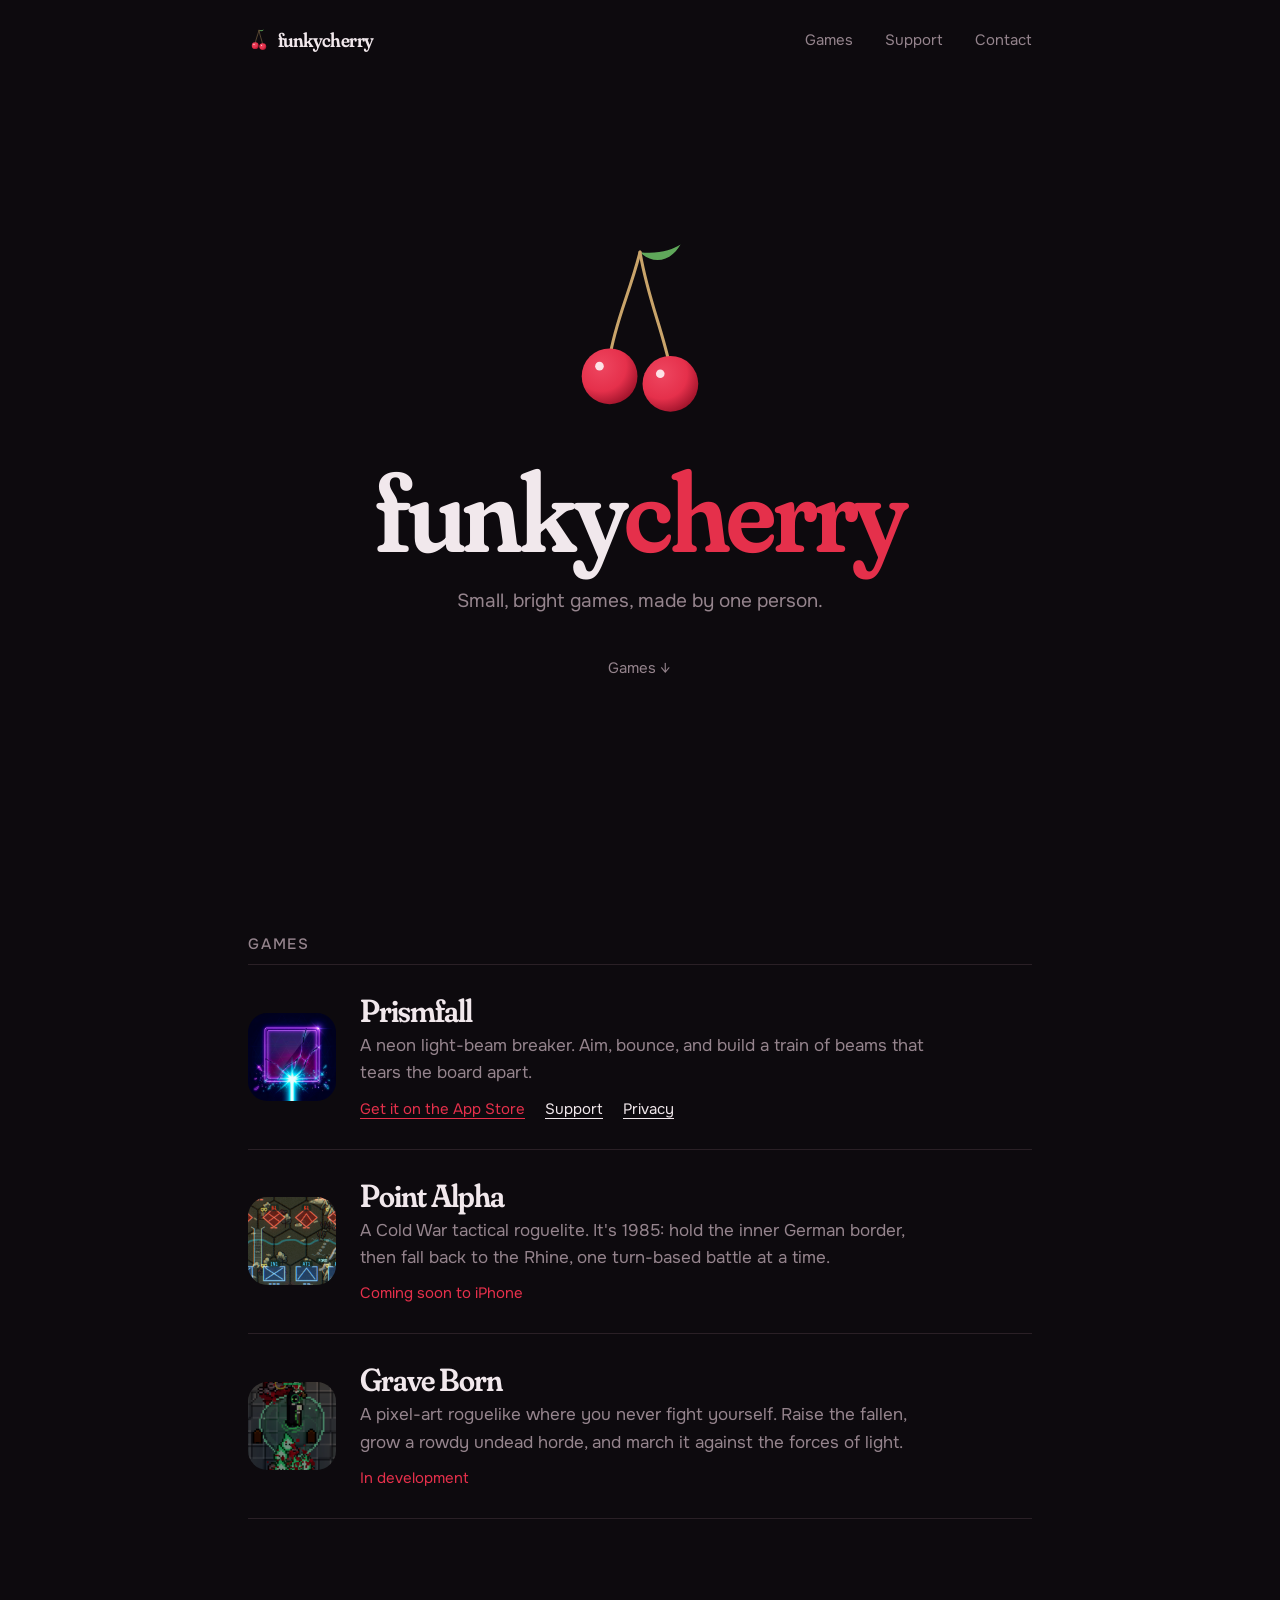
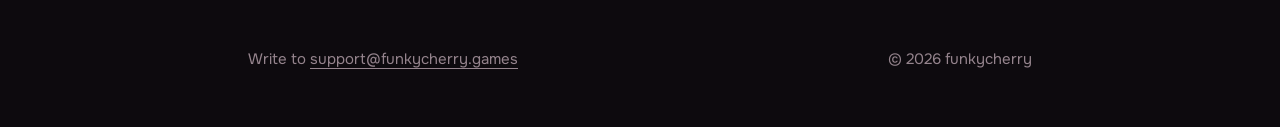
<file: index.html>
<!doctype html>
<html lang="en">
<head>
<meta charset="utf-8">
<meta name="viewport" content="width=device-width, initial-scale=1">
<title>funkycherry</title>
<meta name="description" content="funkycherry is one person making small, bright games. The first one is Prismfall.">
<meta name="theme-color" content="#0d0a0e">
<link rel="icon" href="logo-mark.png">
<link rel="preconnect" href="https://fonts.googleapis.com">
<link rel="preconnect" href="https://fonts.gstatic.com" crossorigin>
<link href="https://fonts.googleapis.com/css2?family=Fraunces:opsz,wght,SOFT,WONK@9..144,400..900,0..100,0..1&family=Onest:wght@400;500&display=swap" rel="stylesheet">
<style>
:root {
  --night: #0d0a0e;
  --line: #2a2026;
  --text: #f1e8ec;
  --dim: #95848d;
  --cherry: #e5304b;
  --cherry-deep: #9c1229;
  --stem: #c9a46a;
  --leaf: #5fa85a;
}
* { box-sizing: border-box; }
html { background: var(--night); color-scheme: dark; }
body { margin: 0; background: var(--night); color: var(--text); font: 17px/1.6 "Onest", system-ui, sans-serif; -webkit-font-smoothing: antialiased; }
a { color: inherit; text-underline-offset: 4px; text-decoration-thickness: 1px; }
a:hover { color: var(--cherry); }
:focus-visible { outline: 1.5px solid var(--cherry); outline-offset: 4px; border-radius: 4px; }
.display { font-family: "Fraunces", serif; font-weight: 600; font-variation-settings: "SOFT" 100, "WONK" 1, "opsz" 144; letter-spacing: -0.03em; }
.wrap { max-width: 880px; margin: 0 auto; padding: 0 clamp(16px, 5vw, 48px); }

/* header */
.site { display: flex; align-items: center; justify-content: space-between; height: 80px; }
.brand { display: flex; align-items: center; gap: 8px; text-decoration: none; font-size: 20px; }
.brand svg { width: 22px; height: 22px; }
.site nav { display: flex; gap: clamp(18px, 3vw, 32px); font-size: 15px; color: var(--dim); }
.site nav a { text-decoration: none; padding: 8px 0; }

/* hero */
.hero { min-height: calc(100svh - 80px); display: grid; place-items: center; text-align: center; padding: 40px 0 96px; }
.cherries { width: clamp(112px, 16vw, 152px); height: auto; overflow: visible; margin-bottom: 28px; }
.cherries .sway { transform-origin: 60px 8px; animation: sway 5.5s ease-in-out infinite; }
.cherries .bob-a { transform-origin: 60px 8px; animation: sway 4.6s ease-in-out infinite reverse; }
@keyframes sway { 0%, 100% { transform: rotate(-4deg); } 50% { transform: rotate(4deg); } }
h1 { font-size: clamp(56px, 10vw, 112px); line-height: 1; margin: 0 0 18px; }
h1 em { font-style: normal; color: var(--cherry); }
.lede { margin: 0; color: var(--dim); font-size: clamp(17px, 1.6vw, 19px); }
.down { display: inline-block; margin-top: 40px; font-size: 15px; color: var(--dim); text-decoration: none; }

/* games */
.games { padding: 32px 0 96px; }
.games h2 { font-size: 15px; font-weight: 500; color: var(--dim); letter-spacing: .12em; text-transform: uppercase; font-family: inherit; margin: 0 0 8px; }
.game { display: grid; grid-template-columns: 88px minmax(0, 1fr); gap: 24px; align-items: center; padding: 28px 0; border-top: 1px solid var(--line); }
.game:last-child { border-bottom: 1px solid var(--line); }
.game img { width: 88px; height: 88px; border-radius: 22%; display: block; }
.game h3 { font-size: 32px; line-height: 1.1; margin: 0 0 4px; }
.game p { margin: 0; color: var(--dim); max-width: 34em; }
.meta { display: flex; flex-wrap: wrap; gap: 6px 20px; margin-top: 10px; font-size: 15px; }
.meta .status { color: var(--cherry); }

footer { display: flex; flex-wrap: wrap; justify-content: space-between; gap: 12px 32px; padding: 32px 0 56px; font-size: 15px; color: var(--dim); }

@media (max-width: 520px) {
  .site nav a:first-child { display: none; }
  .game { grid-template-columns: 64px minmax(0, 1fr); gap: 16px; }
  .game img { width: 64px; height: 64px; }
  .game h3 { font-size: 26px; }
}
@media (prefers-reduced-motion: reduce) { .cherries .sway, .cherries .bob-a { animation: none; } }
</style>
</head>
<body>
<!-- the cherry pair, drawn once and reused -->
<svg width="0" height="0" style="position:absolute" aria-hidden="true">
  <defs>
    <radialGradient id="skin" cx="35%" cy="32%" r="75%">
      <stop offset="0" stop-color="#ee4660"/>
      <stop offset=".6" stop-color="#e5304b"/>
      <stop offset="1" stop-color="#9c1229"/>
    </radialGradient>
    <symbol id="pair" viewBox="0 0 120 140">
      <path d="M60 8 C 74 10, 86 6, 92 2 C 84 16, 70 18, 60 8 Z" fill="#5fa85a"/>
      <path d="M60 8 C 52 40, 40 64, 36 92" fill="none" stroke="#c9a46a" stroke-width="2.4" stroke-linecap="round"/>
      <path d="M60 8 C 66 44, 78 70, 84 100" fill="none" stroke="#c9a46a" stroke-width="2.4" stroke-linecap="round"/>
      <circle cx="36" cy="106" r="22" fill="url(#skin)"/>
      <circle cx="84" cy="112" r="22" fill="url(#skin)"/>
      <circle cx="28" cy="98" r="3.4" fill="#fff" opacity=".85"/>
      <circle cx="76" cy="104" r="3.4" fill="#fff" opacity=".85"/>
    </symbol>
  </defs>
</svg>

<div class="wrap">
  <header class="site">
    <a class="brand display" href="#"><svg aria-hidden="true"><use href="#pair"/></svg>funkycherry</a>
    <nav aria-label="Main"><a href="#games">Games</a><a href="prismfall/">Support</a><a href="mailto:support@funkycherry.games">Contact</a></nav>
  </header>

  <section class="hero">
    <div>
      <svg class="cherries" viewBox="0 0 120 140" role="img" aria-label="Two cherries on one stem">
        <g class="sway">
          <path d="M60 8 C 74 10, 86 6, 92 2 C 84 16, 70 18, 60 8 Z" fill="#5fa85a"/>
          <g class="bob-a">
            <path d="M60 8 C 52 40, 40 64, 36 92" fill="none" stroke="#c9a46a" stroke-width="2.4" stroke-linecap="round"/>
            <circle cx="36" cy="106" r="22" fill="url(#skin)"/>
            <circle cx="28" cy="98" r="3.4" fill="#fff" opacity=".85"/>
          </g>
          <path d="M60 8 C 66 44, 78 70, 84 100" fill="none" stroke="#c9a46a" stroke-width="2.4" stroke-linecap="round"/>
          <circle cx="84" cy="112" r="22" fill="url(#skin)"/>
          <circle cx="76" cy="104" r="3.4" fill="#fff" opacity=".85"/>
        </g>
      </svg>
      <h1 class="display">funky<em>cherry</em></h1>
      <p class="lede">Small, bright games, made by one person.</p>
      <a class="down" href="#games">Games ↓</a>
    </div>
  </section>

  <main class="games" id="games">
    <h2>Games</h2>
    <article class="game">
      <a href="https://apps.apple.com/app/prismfall-neon-breaker/id6819413580"><img src="prismfall/icon.png" alt="Prismfall on the App Store" width="88" height="88"></a>
      <div>
        <h3 class="display">Prismfall</h3>
        <p>A neon light-beam breaker. Aim, bounce, and build a train of beams that tears the board apart.</p>
        <div class="meta"><a class="status" href="https://apps.apple.com/app/prismfall-neon-breaker/id6819413580">Get it on the App Store</a><a href="prismfall/">Support</a><a href="prismfall/privacy.html">Privacy</a></div>
      </div>
    </article>
    <article class="game">
      <img src="games/point-alpha.png" alt="Point Alpha: NATO and Warsaw Pact units on a hex map" width="88" height="88">
      <div>
        <h3 class="display">Point Alpha</h3>
        <p>A Cold War tactical roguelite. It's 1985: hold the inner German border, then fall back to the Rhine, one turn-based battle at a time.</p>
        <div class="meta"><span class="status">Coming soon to iPhone</span></div>
      </div>
    </article>
    <article class="game">
      <img src="games/grave-born.png" alt="Grave Born: a necromancer and an undead horde in a dungeon" width="88" height="88">
      <div>
        <h3 class="display">Grave Born</h3>
        <p>A pixel-art roguelike where you never fight yourself. Raise the fallen, grow a rowdy undead horde, and march it against the forces of light.</p>
        <div class="meta"><span class="status">In development</span></div>
      </div>
    </article>
  </main>

  <footer>
    <span>Write to <a href="mailto:support@funkycherry.games">support@funkycherry.games</a></span>
    <span>© 2026 funkycherry</span>
  </footer>
</div>
</body>
</html>
</file>
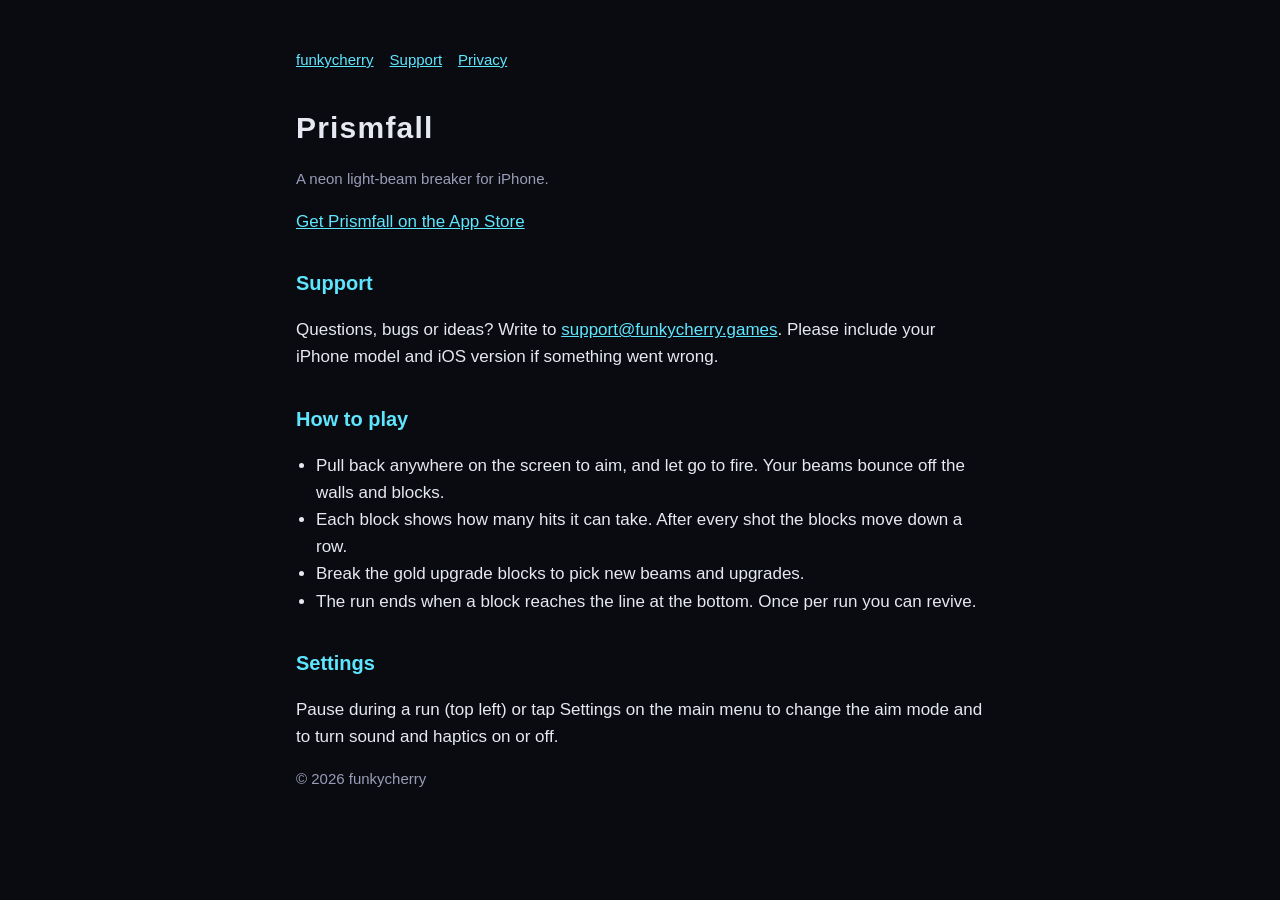
<file: prismfall/index.html>
<!doctype html>
<html lang="en">
<head>
<meta charset="utf-8">
<meta name="viewport" content="width=device-width, initial-scale=1">
<title>Prismfall Support</title>
<link rel="stylesheet" href="../style.css">
</head>
<body>
<main>
<nav><a href="../">funkycherry</a><a href="./">Support</a><a href="privacy.html">Privacy</a></nav>
<h1>Prismfall</h1>
<p class="dim">A neon light-beam breaker for iPhone.</p>
<p><a href="https://apps.apple.com/app/prismfall-neon-breaker/id6819413580">Get Prismfall on the App Store</a></p>

<h2>Support</h2>
<p>Questions, bugs or ideas? Write to <a href="mailto:support@funkycherry.games">support@funkycherry.games</a>. Please include your iPhone
model and iOS version if something went wrong.</p>

<h2>How to play</h2>
<ul>
<li>Pull back anywhere on the screen to aim, and let go to fire. Your beams bounce off the walls and blocks.</li>
<li>Each block shows how many hits it can take. After every shot the blocks move down a row.</li>
<li>Break the gold upgrade blocks to pick new beams and upgrades.</li>
<li>The run ends when a block reaches the line at the bottom. Once per run you can revive.</li>
</ul>

<h2>Settings</h2>
<p>Pause during a run (top left) or tap Settings on the main menu to change the aim mode and to turn sound and
haptics on or off.</p>

<p class="dim">© 2026 funkycherry</p>
</main>
</body>
</html>
</file>
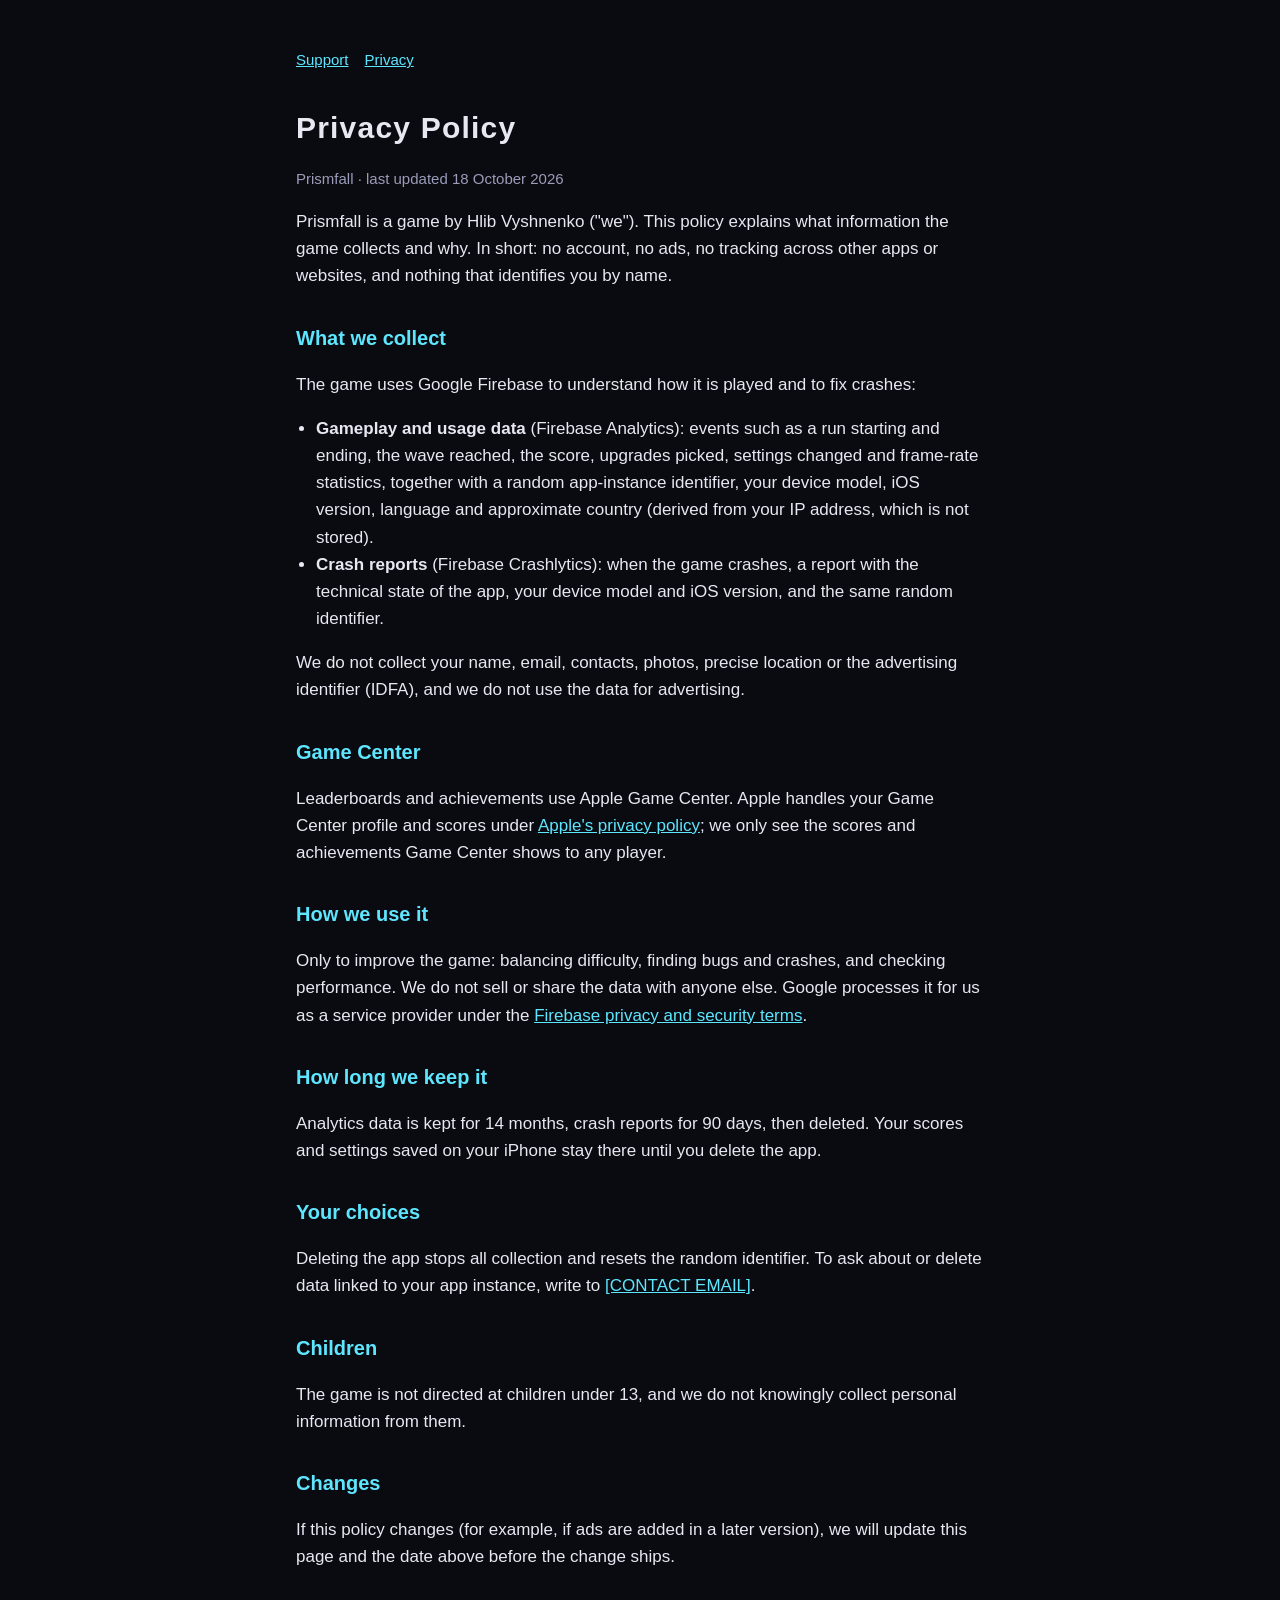
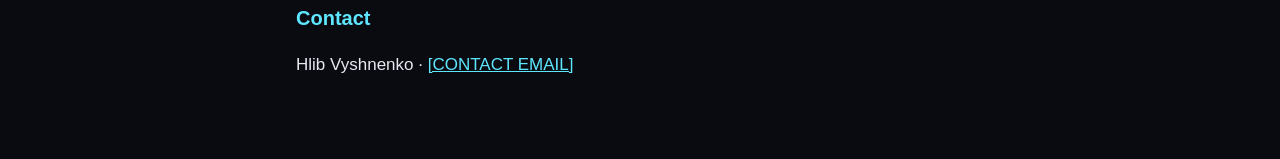
<file: privacy.html>
<!doctype html>
<html lang="en">
<head>
<meta charset="utf-8">
<meta name="viewport" content="width=device-width, initial-scale=1">
<title>Prismfall Privacy Policy</title>
<link rel="stylesheet" href="style.css">
</head>
<body>
<main>
<nav><a href="index.html">Support</a><a href="privacy.html">Privacy</a></nav>
<h1>Privacy Policy</h1>
<p class="dim">Prismfall · last updated 18 October 2026</p>

<p>Prismfall is a game by Hlib Vyshnenko ("we"). This policy explains what information the game collects and why. In
short: no account, no ads, no tracking across other apps or websites, and nothing that identifies you by name.</p>

<h2>What we collect</h2>
<p>The game uses Google Firebase to understand how it is played and to fix crashes:</p>
<ul>
<li><strong>Gameplay and usage data</strong> (Firebase Analytics): events such as a run starting and ending, the wave
reached, the score, upgrades picked, settings changed and frame-rate statistics, together with a random app-instance
identifier, your device model, iOS version, language and approximate country (derived from your IP address, which is
not stored).</li>
<li><strong>Crash reports</strong> (Firebase Crashlytics): when the game crashes, a report with the technical state of
the app, your device model and iOS version, and the same random identifier.</li>
</ul>
<p>We do not collect your name, email, contacts, photos, precise location or the advertising identifier (IDFA), and we
do not use the data for advertising.</p>

<h2>Game Center</h2>
<p>Leaderboards and achievements use Apple Game Center. Apple handles your Game Center profile and scores under
<a href="https://www.apple.com/legal/privacy/">Apple's privacy policy</a>; we only see the scores and achievements
Game Center shows to any player.</p>

<h2>How we use it</h2>
<p>Only to improve the game: balancing difficulty, finding bugs and crashes, and checking performance. We do not sell
or share the data with anyone else. Google processes it for us as a service provider under the
<a href="https://firebase.google.com/support/privacy">Firebase privacy and security terms</a>.</p>

<h2>How long we keep it</h2>
<p>Analytics data is kept for 14 months, crash reports for 90 days, then deleted. Your scores and settings saved on
your iPhone stay there until you delete the app.</p>

<h2>Your choices</h2>
<p>Deleting the app stops all collection and resets the random identifier. To ask about or delete data linked to
your app instance, write to <a href="mailto:[CONTACT EMAIL]">[CONTACT EMAIL]</a>.</p>

<h2>Children</h2>
<p>The game is not directed at children under 13, and we do not knowingly collect personal information from them.</p>

<h2>Changes</h2>
<p>If this policy changes (for example, if ads are added in a later version), we will update this page and the date
above before the change ships.</p>

<h2>Contact</h2>
<p>Hlib Vyshnenko · <a href="mailto:[CONTACT EMAIL]">[CONTACT EMAIL]</a></p>
</main>
</body>
</html>
</file>
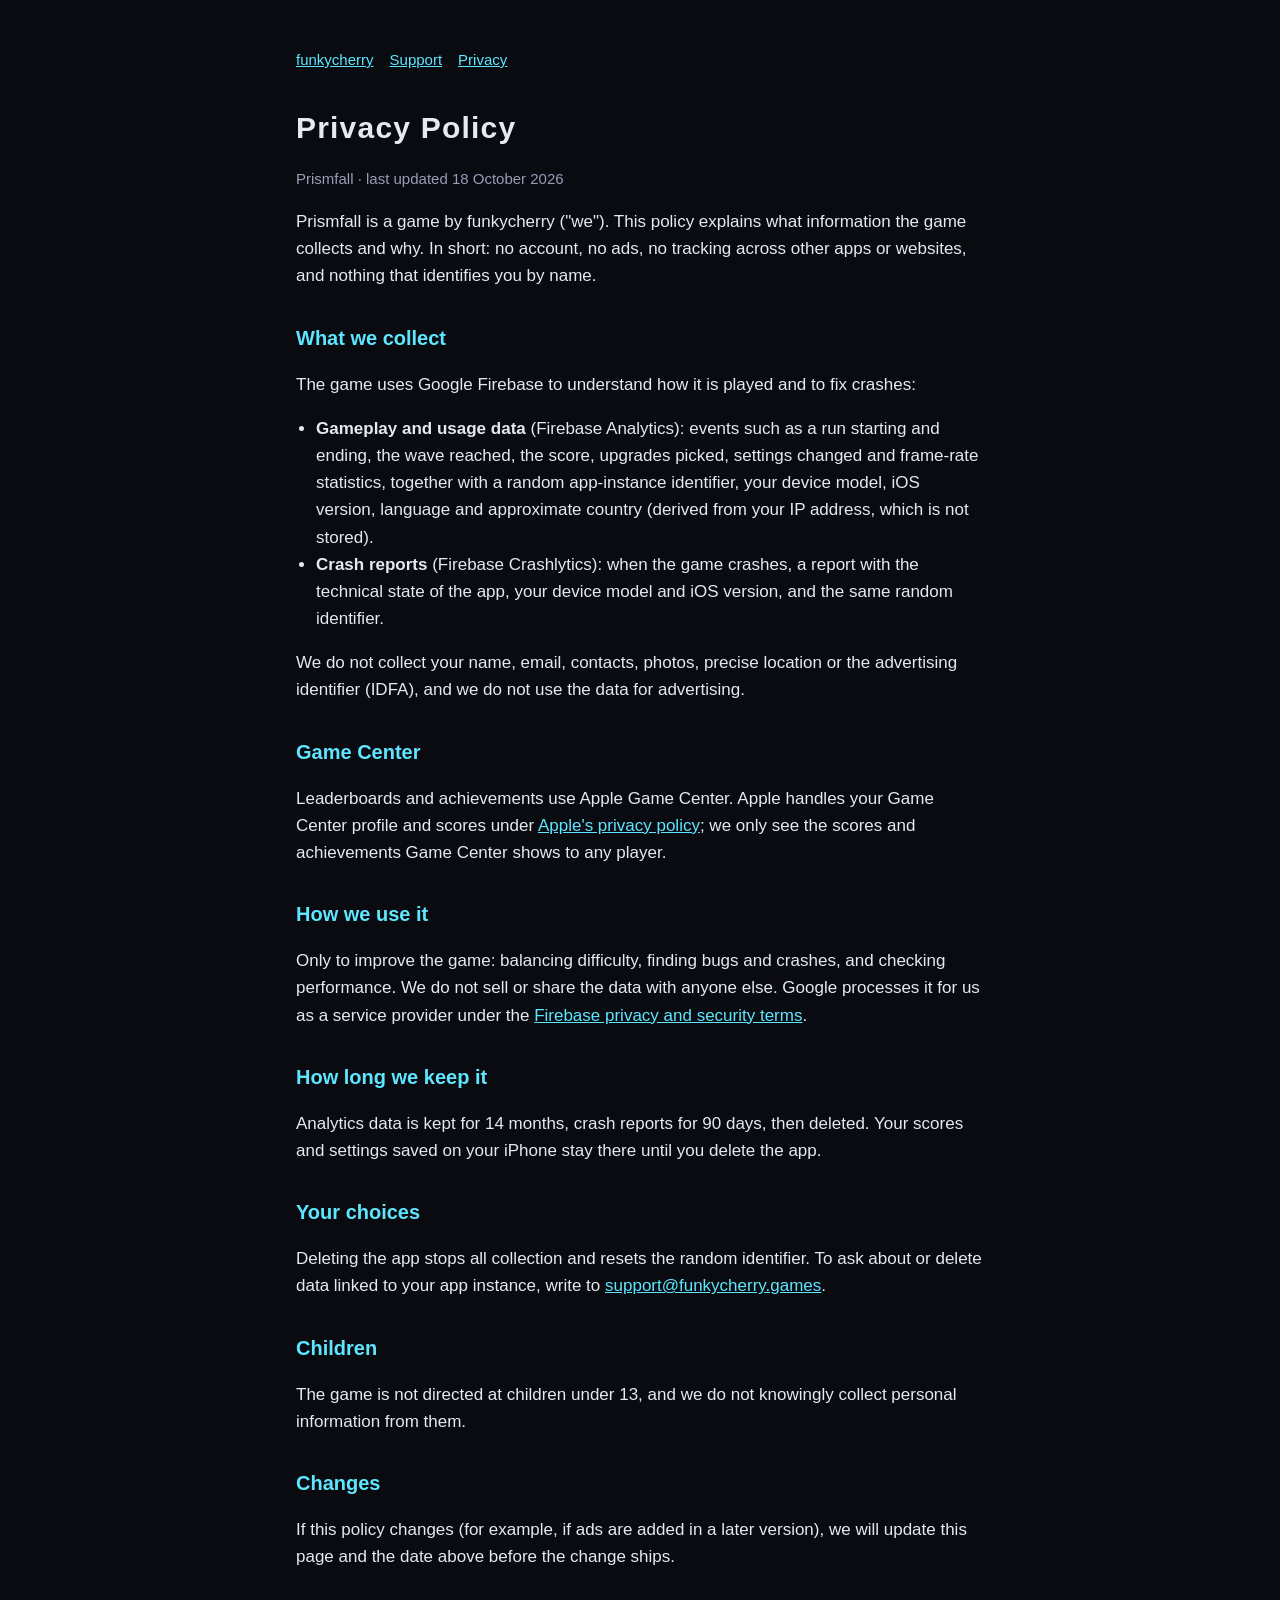
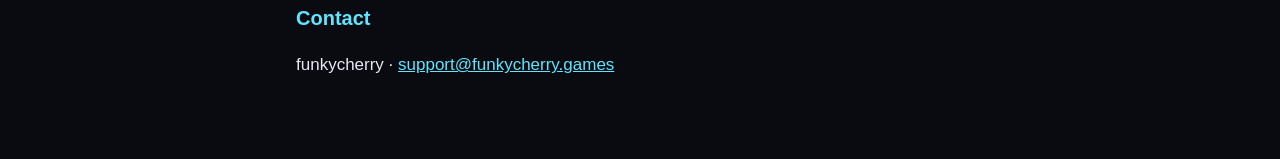
<file: prismfall/privacy.html>
<!doctype html>
<html lang="en">
<head>
<meta charset="utf-8">
<meta name="viewport" content="width=device-width, initial-scale=1">
<title>Prismfall Privacy Policy</title>
<link rel="stylesheet" href="../style.css">
</head>
<body>
<main>
<nav><a href="../">funkycherry</a><a href="./">Support</a><a href="privacy.html">Privacy</a></nav>
<h1>Privacy Policy</h1>
<p class="dim">Prismfall · last updated 18 October 2026</p>

<p>Prismfall is a game by funkycherry ("we"). This policy explains what information the game collects and why. In
short: no account, no ads, no tracking across other apps or websites, and nothing that identifies you by name.</p>

<h2>What we collect</h2>
<p>The game uses Google Firebase to understand how it is played and to fix crashes:</p>
<ul>
<li><strong>Gameplay and usage data</strong> (Firebase Analytics): events such as a run starting and ending, the wave
reached, the score, upgrades picked, settings changed and frame-rate statistics, together with a random app-instance
identifier, your device model, iOS version, language and approximate country (derived from your IP address, which is
not stored).</li>
<li><strong>Crash reports</strong> (Firebase Crashlytics): when the game crashes, a report with the technical state of
the app, your device model and iOS version, and the same random identifier.</li>
</ul>
<p>We do not collect your name, email, contacts, photos, precise location or the advertising identifier (IDFA), and we
do not use the data for advertising.</p>

<h2>Game Center</h2>
<p>Leaderboards and achievements use Apple Game Center. Apple handles your Game Center profile and scores under
<a href="https://www.apple.com/legal/privacy/">Apple's privacy policy</a>; we only see the scores and achievements
Game Center shows to any player.</p>

<h2>How we use it</h2>
<p>Only to improve the game: balancing difficulty, finding bugs and crashes, and checking performance. We do not sell
or share the data with anyone else. Google processes it for us as a service provider under the
<a href="https://firebase.google.com/support/privacy">Firebase privacy and security terms</a>.</p>

<h2>How long we keep it</h2>
<p>Analytics data is kept for 14 months, crash reports for 90 days, then deleted. Your scores and settings saved on
your iPhone stay there until you delete the app.</p>

<h2>Your choices</h2>
<p>Deleting the app stops all collection and resets the random identifier. To ask about or delete data linked to
your app instance, write to <a href="mailto:support@funkycherry.games">support@funkycherry.games</a>.</p>

<h2>Children</h2>
<p>The game is not directed at children under 13, and we do not knowingly collect personal information from them.</p>

<h2>Changes</h2>
<p>If this policy changes (for example, if ads are added in a later version), we will update this page and the date
above before the change ships.</p>

<h2>Contact</h2>
<p>funkycherry · <a href="mailto:support@funkycherry.games">support@funkycherry.games</a></p>
</main>
</body>
</html>
</file>
<file: style.css>
:root { --bg: #0a0b10; --text: #e6e8f2; --dim: #9a9cb8; --accent: #5ee6ff; }
* { box-sizing: border-box; }
body { margin: 0; background: var(--bg); color: var(--text); font: 17px/1.6 -apple-system, BlinkMacSystemFont, "Segoe UI", Roboto, sans-serif; }
main { max-width: 720px; margin: 0 auto; padding: 48px 16px 64px; }
h1 { font-size: 30px; letter-spacing: 0.04em; margin: 0 0 4px; }
h2 { font-size: 20px; margin: 32px 0 8px; color: var(--accent); }
p, li { color: var(--text); }
.dim { color: var(--dim); font-size: 15px; }
a { color: var(--accent); }
ul { padding-left: 20px; }
nav { margin-bottom: 32px; font-size: 15px; }
nav a { margin-right: 16px; }

/* Studio landing */
.wordmark { font-family: "Michroma", sans-serif; font-size: 34px; letter-spacing: 0.18em; margin: 24px 0 8px; }
.tagline { color: var(--dim); margin: 0 0 48px; }
.game { display: flex; gap: 20px; align-items: center; background: #11131c; border: 1px solid #262a3d; border-radius: 20px; padding: 20px; }
.game img { width: 96px; height: 96px; border-radius: 22px; flex: none; }
.game h2 { margin: 0 0 4px; }
.game p { margin: 0 0 10px; }
.badge { display: inline-block; font-size: 13px; letter-spacing: 0.08em; text-transform: uppercase; color: var(--bg); background: var(--accent); border-radius: 999px; padding: 4px 12px; }
.links { font-size: 15px; margin-top: 10px; }
.links a { margin-right: 14px; }
footer { margin-top: 64px; }
@media (max-width: 480px) { .game { flex-direction: column; align-items: flex-start; } .wordmark { font-size: 26px; } }
</file>
